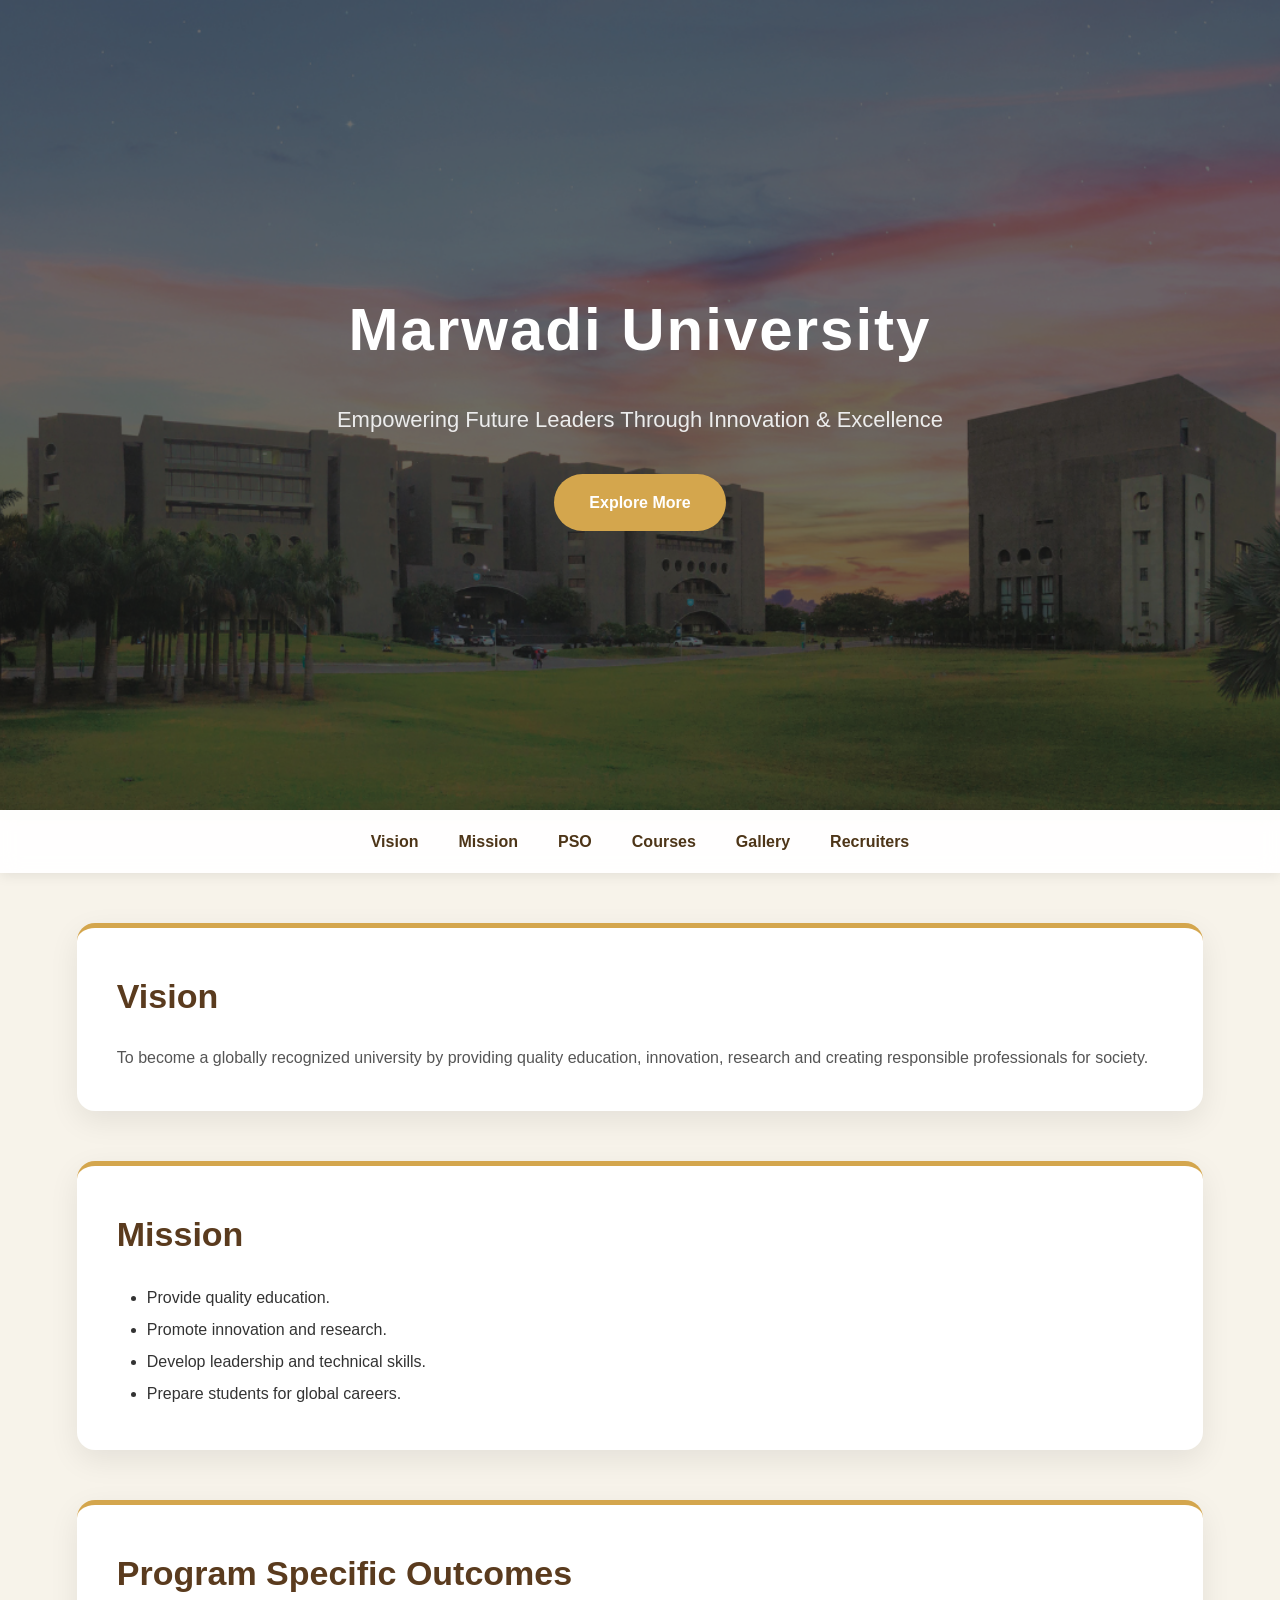
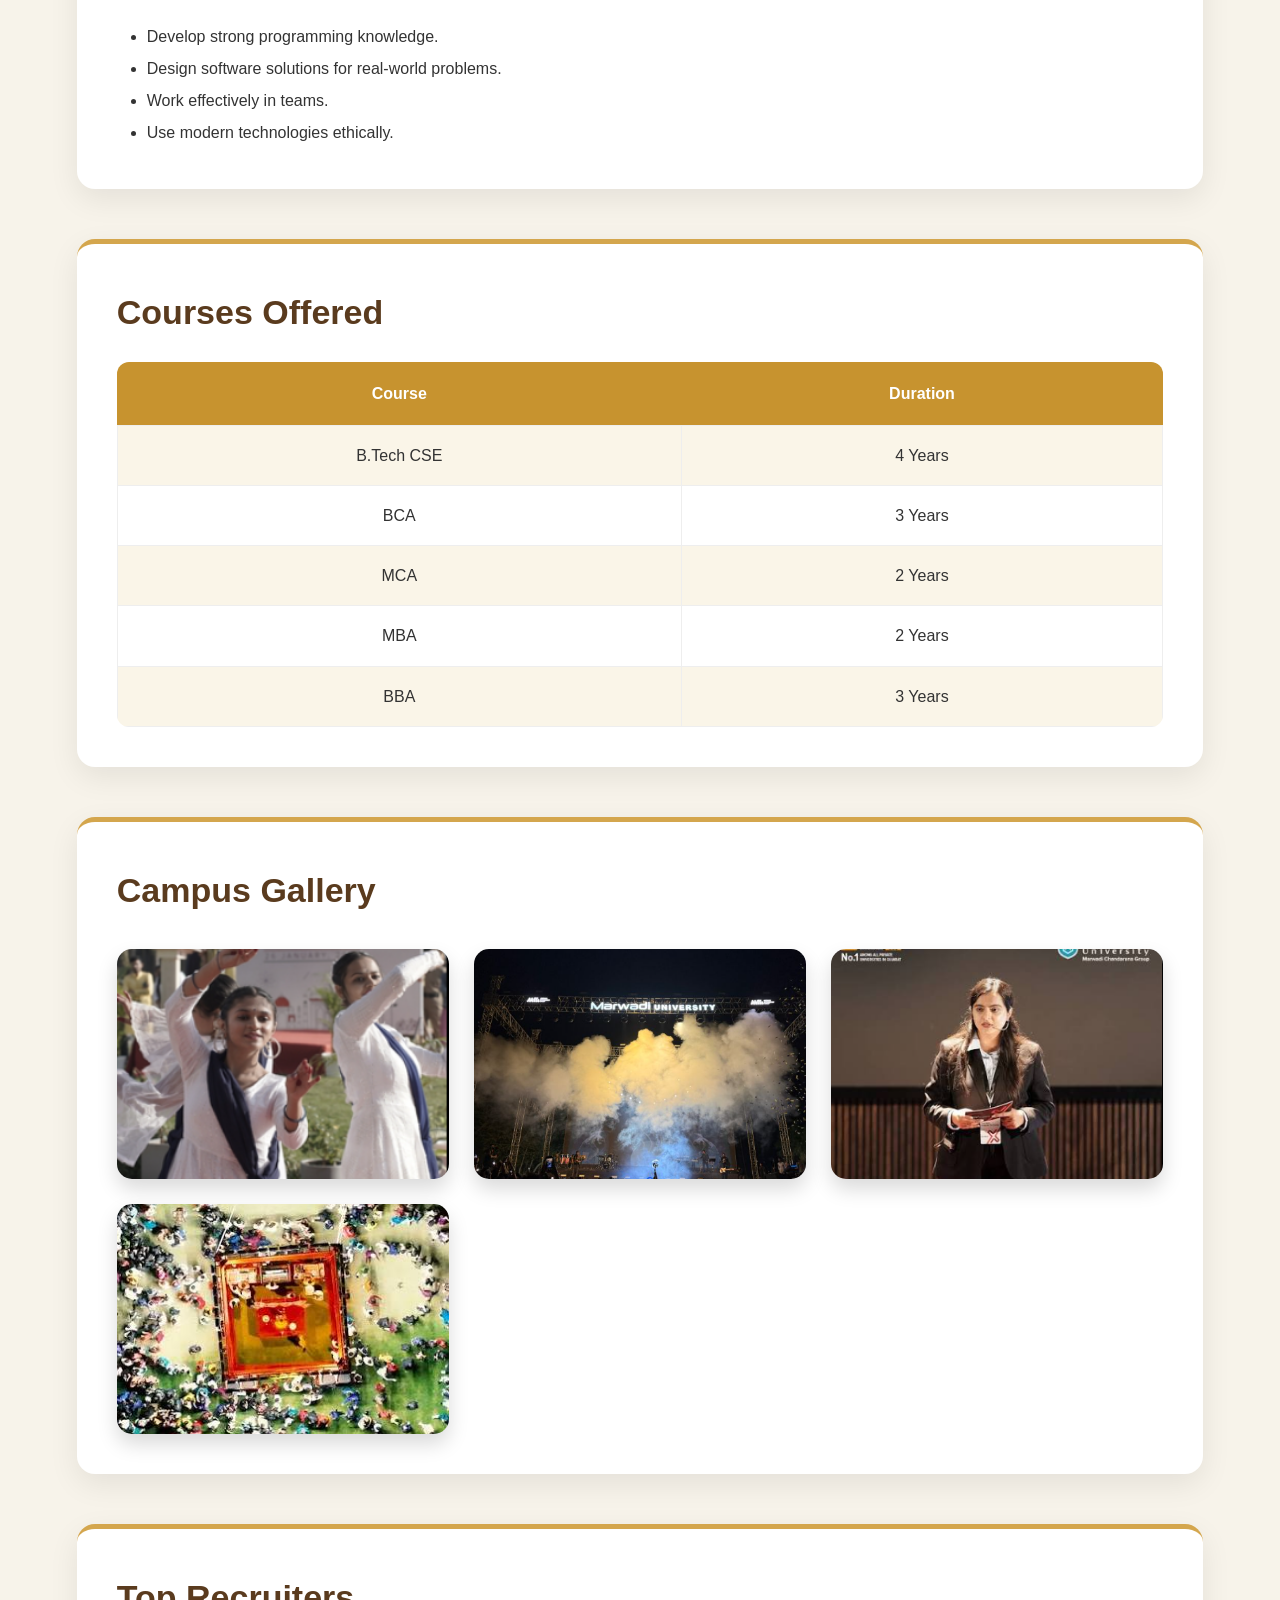
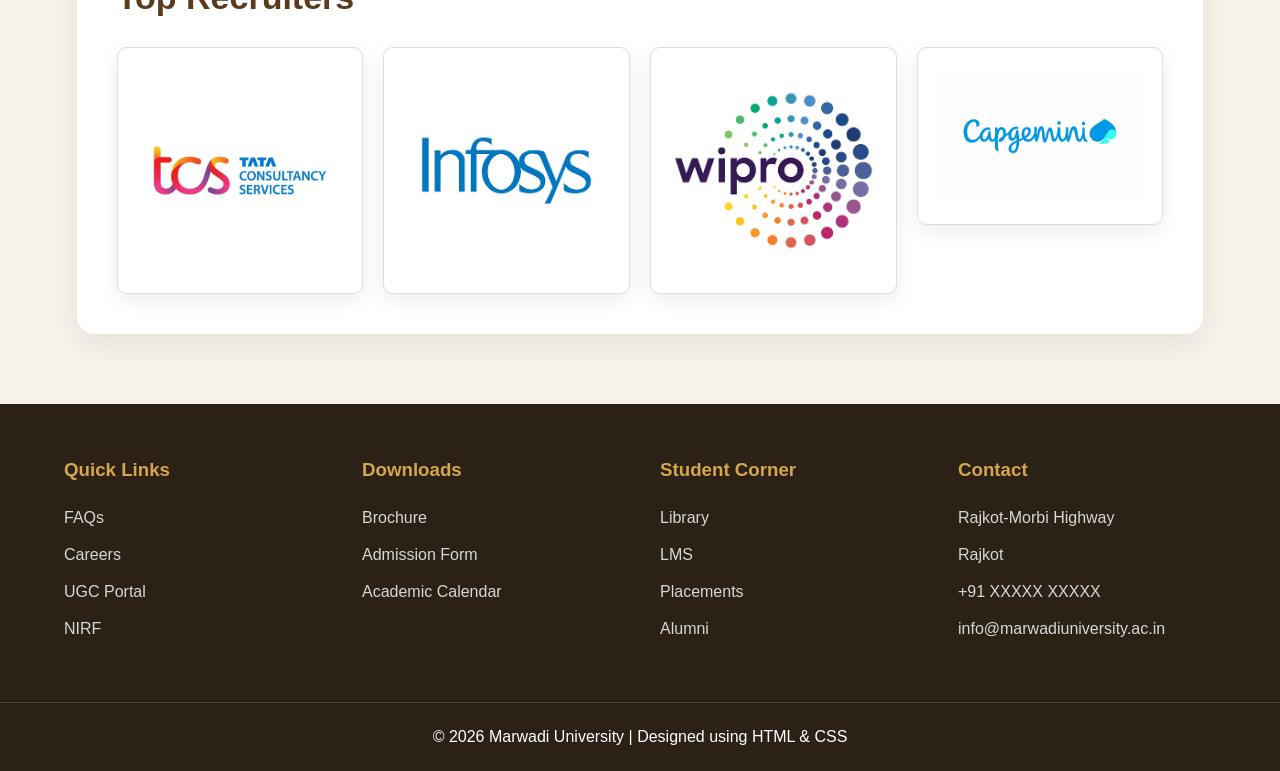
<file: index.html>
<!DOCTYPE html> 
<html lang="en"> 
    <head>
         <meta charset="UTF-8"> <meta name="viewport" content="width=device-width, initial-scale=1.0">
        <title>Marwadi University</title> 
        <link rel="stylesheet" href="style.css">
    </head>
<body>

    <!-- ================= HERO HEADER ================= -->

    <header class="hero">

        <div class="overlay">

            <h1>Marwadi University</h1>

            <p>Empowering Future Leaders Through Innovation & Excellence</p>

            <a href="#vision" class="btn">Explore More</a>

        </div>

    </header>

    <!-- ================= NAVIGATION ================= -->

    <nav>

        <a href="#vision">Vision</a>
        <a href="#mission">Mission</a>
        <a href="#pso">PSO</a>
        <a href="#courses">Courses</a>
        <a href="#gallery">Gallery</a>
        <a href="#recruiters">Recruiters</a>

    </nav>

    <!-- ================= MAIN CONTENT ================= -->

    <main>

        <!-- Vision -->

        <section id="vision">

            <h2>Vision</h2>

            <p>

                To become a globally recognized university by providing quality
                education, innovation, research and creating responsible
                professionals for society.

            </p>

        </section>

        <!-- Mission -->

        <section id="mission">

            <h2>Mission</h2>

            <ul>

                <li>Provide quality education.</li>

                <li>Promote innovation and research.</li>

                <li>Develop leadership and technical skills.</li>

                <li>Prepare students for global careers.</li>

            </ul>

        </section>

        <!-- PSO -->

        <section id="pso">

            <h2>Program Specific Outcomes</h2>

            <ul>

                <li>Develop strong programming knowledge.</li>

                <li>Design software solutions for real-world problems.</li>

                <li>Work effectively in teams.</li>

                <li>Use modern technologies ethically.</li>

            </ul>

        </section>

        <!-- Courses -->

        <section id="courses">

            <h2>Courses Offered</h2>

            <table>

                <tr>

                    <th>Course</th>

                    <th>Duration</th>

                </tr>

                <tr>

                    <td>B.Tech CSE</td>

                    <td>4 Years</td>

                </tr>

                <tr>

                    <td>BCA</td>

                    <td>3 Years</td>

                </tr>

                <tr>

                    <td>MCA</td>

                    <td>2 Years</td>

                </tr>

                <tr>

                    <td>MBA</td>

                    <td>2 Years</td>

                </tr>

                <tr>

                    <td>BBA</td>

                    <td>3 Years</td>

                </tr>

            </table>

        </section>

        <!-- Gallery -->

        <section id="gallery">

            <h2>Campus Gallery</h2>

            <div class="gallery">

                <img src="event_1.png">

                <img src="event_2.png">

                <img src="event_3.png">

                <img src="event_4.jpeg">

            </div>

        </section>

        <!-- Recruiters -->

        <section id="recruiters">

            <h2>Top Recruiters</h2>

            <div class="recruiters">

                <img src="tcs.jpeg">

                <img src="infosys.png">

                <img src="wipro.png">

                <img src="capgemini.png">

            </div>

        </section>

    </main>

    <!-- ================= FOOTER ================= -->

    <footer>

        <div class="footer-container">

            <div>

                <h3>Quick Links</h3>

                <p>FAQs</p>

                <p>Careers</p>

                <p>UGC Portal</p>

                <p>NIRF</p>

            </div>

            <div>

                <h3>Downloads</h3>

                <p>Brochure</p>

                <p>Admission Form</p>

                <p>Academic Calendar</p>

            </div>

            <div>

                <h3>Student Corner</h3>

                <p>Library</p>

                <p>LMS</p>

                <p>Placements</p>

                <p>Alumni</p>

            </div>

            <div>

                <h3>Contact</h3>

                <p>Rajkot-Morbi Highway</p>

                <p>Rajkot</p>

                <p>+91 XXXXX XXXXX</p>

                <p>info@marwadiuniversity.ac.in</p>

            </div>

        </div>

        <div class="footer-bottom">

            © 2026 Marwadi University | Designed using HTML & CSS

        </div>

    </footer>

</body>
</file>
<file: style.css>
/* ================= RESET ================= */

* {
    margin: 0;
    padding: 0;
    box-sizing: border-box;
    scroll-behavior: smooth;
}

/* ================= BODY ================= */

body {

    font-family: Arial, Helvetica, sans-serif;

    background: #f7f3ea;

    color: #333;

    line-height: 1.7;

}

/* ================= HERO ================= */

.hero {

    height: 90vh;

    background: url("1.png") center/cover no-repeat;

    position: relative;

    display: flex;

    justify-content: center;

    align-items: center;

}

.overlay {

    position: absolute;

    inset: 0;

    background: rgba(0, 0, 0, .55);

    display: flex;

    flex-direction: column;

    justify-content: center;

    align-items: center;

    text-align: center;

    padding: 20px;

}

.hero h1 {

    font-size: 60px;

    color: white;

    letter-spacing: 2px;

    margin-bottom: 20px;

}

.hero p {

    font-size: 22px;

    color: #ececec;

    margin-bottom: 35px;

    max-width: 700px;

}

/* ================= BUTTON ================= */

.btn {

    padding: 15px 35px;

    background: #d4a64d;

    color: white;

    text-decoration: none;

    font-weight: bold;

    border-radius: 40px;

    transition: .4s;

}

.btn:hover {

    background: #b88427;

    transform: translateY(-4px);

}

/* ================= NAVBAR ================= */

nav {

    position: sticky;

    top: 0;

    z-index: 999;

    display: flex;

    justify-content: center;

    flex-wrap: wrap;

    background: rgba(255, 255, 255, .92);

    backdrop-filter: blur(10px);

    box-shadow: 0 3px 12px rgba(0, 0, 0, .08);

}

nav a {

    padding: 18px 20px;

    text-decoration: none;

    font-weight: bold;

    color: #4d3518;

    transition: .3s;

}

nav a:hover {

    color: #c7932f;

}

/* ================= SECTIONS ================= */

section {

    width: 88%;

    margin: 50px auto;

    padding: 40px;

    background: white;

    border-radius: 18px;

    box-shadow: 0 10px 30px rgba(0, 0, 0, .08);

    transition: .35s;

    border-top: 5px solid #d4a64d;

}

section:hover {

    transform: translateY(-8px);

}

section h2 {

    font-size: 34px;

    color: #5a3b1e;

    margin-bottom: 18px;

}

section p {

    color: #555;

}

ul {

    margin-left: 30px;

    line-height: 2;

}

/* ================= TABLE ================= */

table {

    width: 100%;

    margin-top: 20px;

    border-collapse: collapse;

    overflow: hidden;

    border-radius: 12px;

}

th {

    background: #c7932f;

    color: white;

    padding: 18px;

}

td {

    padding: 16px;

    text-align: center;

    border: 1px solid #eee;

}

tr:nth-child(even) {

    background: #faf5e8;

}

tr:hover {

    background: #fff1cf;

}

/* ================= GALLERY ================= */

.gallery {

    display: grid;

    grid-template-columns: repeat(auto-fit, minmax(250px, 1fr));

    gap: 25px;

    margin-top: 30px;

}

.gallery img {

    width: 100%;

    height: 230px;

    object-fit: cover;

    border-radius: 15px;

    transition: .4s;

    box-shadow: 0 10px 20px rgba(0, 0, 0, .15);

}

.gallery img:hover {

    transform: scale(1.08);

}

/* ================= RECRUITERS ================= */

.recruiters {

    display: grid;

    grid-template-columns: repeat(4, 1fr);

    gap: 20px;

    margin-top: 20px;

}

.recruiters img {
    width: 100%;
    background: white;
    border: 1px solid #ddd;
    padding: 20px;
    border-radius: 10px;
    transition: .3s;
    box-shadow: 0 6px 20px rgba(0, 0, 0, .08);

}

.recruiters img:hover {
    box-shadow: 0 5px 15px rgba(0, 0, 0, .15);
    transform: translateY(-8px);

}

/* ================= FOOTER ================= */

footer {

    background: #2b2117;

    color: white;

    margin-top: 70px;

}

.footer-container {

    width: 90%;

    margin: auto;

    display: grid;

    grid-template-columns: repeat(auto-fit, minmax(220px, 1fr));

    gap: 40px;

    padding: 50px 0;

}

.footer-container h3 {

    margin-bottom: 18px;

    color: #d4a64d;

}

.footer-container p {

    margin: 10px 0;

    color: #d7d7d7;

    cursor: pointer;

    transition: .3s;

}

.footer-container p:hover {

    color: #d4a64d;

    padding-left: 8px;

}

.footer-bottom {

    text-align: center;

    padding: 20px;

    border-top: 1px solid rgba(255, 255, 255, .15);

}

/* ================= MOBILE ================= */

@media(max-width:768px) {

    .hero {

        height: 70vh;

    }

    .hero h1 {

        font-size: 38px;

    }

    .hero p {

        font-size: 18px;

    }

    section {

        padding: 25px;

    }

    section h2 {

        font-size: 28px;

    }

    nav {

        flex-direction: column;

        align-items: center;

    }

}
</file>
